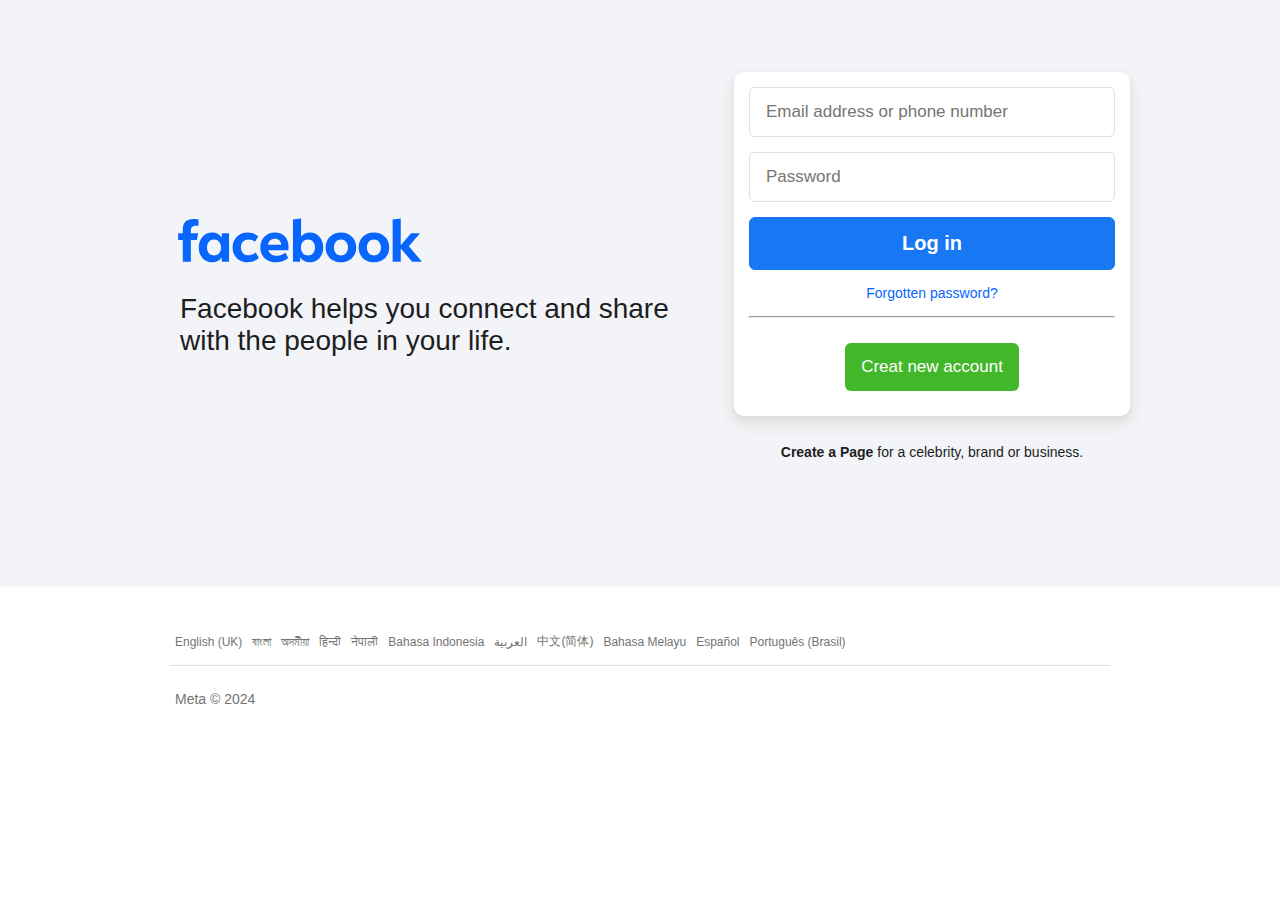
<file: FACEBOOK/index.html>
<!DOCTYPE html>
<html lang="en">
<head>
    <meta charset="UTF-8">
    <meta name="viewport" content="width=device-width, initial-scale=1.0">
    <title>Facebook - log in or sign up</title>
    <link rel="shortcut icon" href="./Image/faviconlogo.jpeg" type="image/x-icon">
    <link rel="stylesheet" href="index.css">
    <link rel="stylesheet" href="indexresponsive.css">
</head>

<body>
    <section id="body_area">
        <div id="content_area" class="container">
            <div class="left_side">
                <img src="./Image/logo.svg" alt="facebook logo">
                <h2>Facebook helps you connect and share with the people in your life.</h2>
            </div>
            <div class="form_area">
                <form action="">
                    <input type="mail" placeholder="Email address or phone number">
                    <input type="password" placeholder="Password">
                    <input type="button" value="Log in">
                    <a href="#">Forgotten password?</a>
                    <hr>
                    <button>Creat new account</button>
                </form>
                <p><a href="#">Create a Page</a> for a celebrity, brand or business.</p>
            </div>
        </div>
    </section>

    <footer id="footer_area">
        <div class="container">
            <ul>
                <li><a href="#">English (UK)</a></li>
                <li><a href="#">বাংলা</a></li>
                <li><a href="#">অসমীয়া</a></li>
                <li><a href="#">हिन्दी</a></li>
                <li><a href="#">नेपाली</a></li>
                <li><a href="#">Bahasa Indonesia</a></li>
                <li><a href="#">العربية</a></li>
                <li><a href="#">中文(简体)</a></li>
                <li><a href="#">Bahasa Melayu</a></li>
                <li><a href="#">Español</a></li>
                <li><a href="#">Português (Brasil)</a></li>
            </ul>    
        <p>Meta © 2024</p>
        </div>
    </footer>
    
</body>
</html>
</file>
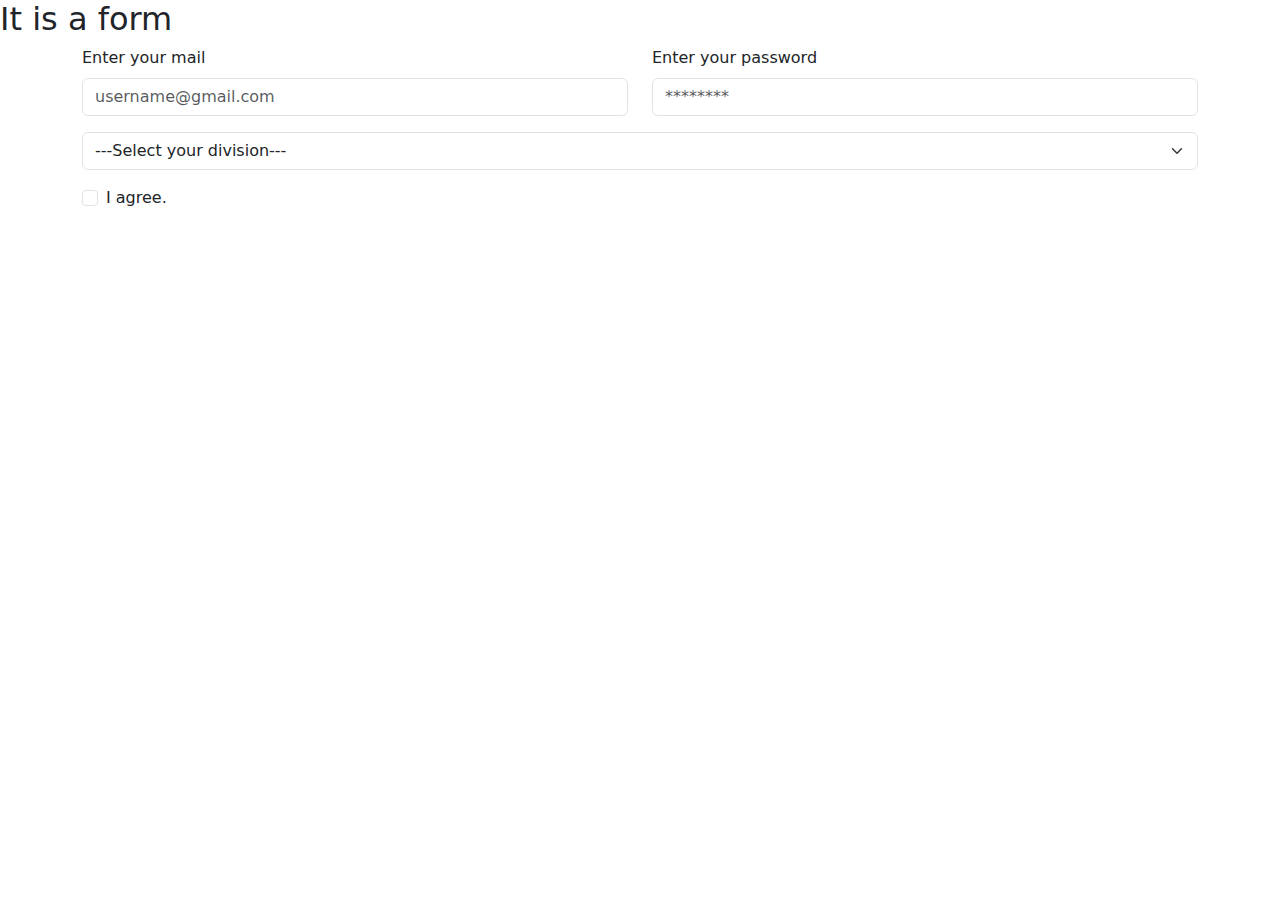
<file: Form.html>
<!DOCTYPE html>
<html lang="en">
<head>
    <meta charset="UTF-8">
    <meta name="viewport" content="width=device-width, initial-scale=1.0">
    <title>Form</title>
    <link href="https://cdn.jsdelivr.net/npm/bootstrap@5.3.3/dist/css/bootstrap.min.css" rel="stylesheet" integrity="sha384-QWTKZyjpPEjISv5WaRU9OFeRpok6YctnYmDr5pNlyT2bRjXh0JMhjY6hW+ALEwIH" crossorigin="anonymous">
  </head>
</head>
<body>
    <h2>It is a form</h2>
    <div class="container">
        <form>
            <div class="row">
                <div class="mb-3 col-md-6">
                    <label for="mail" class="form-label">Enter your mail</label> 
                    <input type="mail" id="mail" class="form-control" placeholder="username@gmail.com">
                </div>
    
                <div class="mb-3 col-md-6">
                    <label for="password" class="form-label">Enter your password</label> 
                    <input type="password" id="password" class="form-control" placeholder="********">
                </div>
            </div>
           

            <div class="mb-3">
                
                <select class="form-select">
                    <option>---Select your division---</option>
                    <option>Borishal</option>
                    <option>Chittagong</option>
                    <option>Dhaka</option>
                    <option>Khulna</option>
                    <option>Mymensingh</option>
                    <option>Rajshahi</option>
                    <option>Rangpur</option>
                    <option>Sylhet</option>
                </select>
            </div>

            <div class="mb-3 form-check">
                <label for="agree" class="form-check-label">I agree.</label>
                <input type="checkbox" id="agree" class="form-check-input">
            </div>
        </form>
    </div>


    <script src="https://cdn.jsdelivr.net/npm/bootstrap@5.3.3/dist/js/bootstrap.bundle.min.js" integrity="sha384-YvpcrYf0tY3lHB60NNkmXc5s9fDVZLESaAA55NDzOxhy9GkcIdslK1eN7N6jIeHz" crossorigin="anonymous"></script>
</body>
</html>
</file>
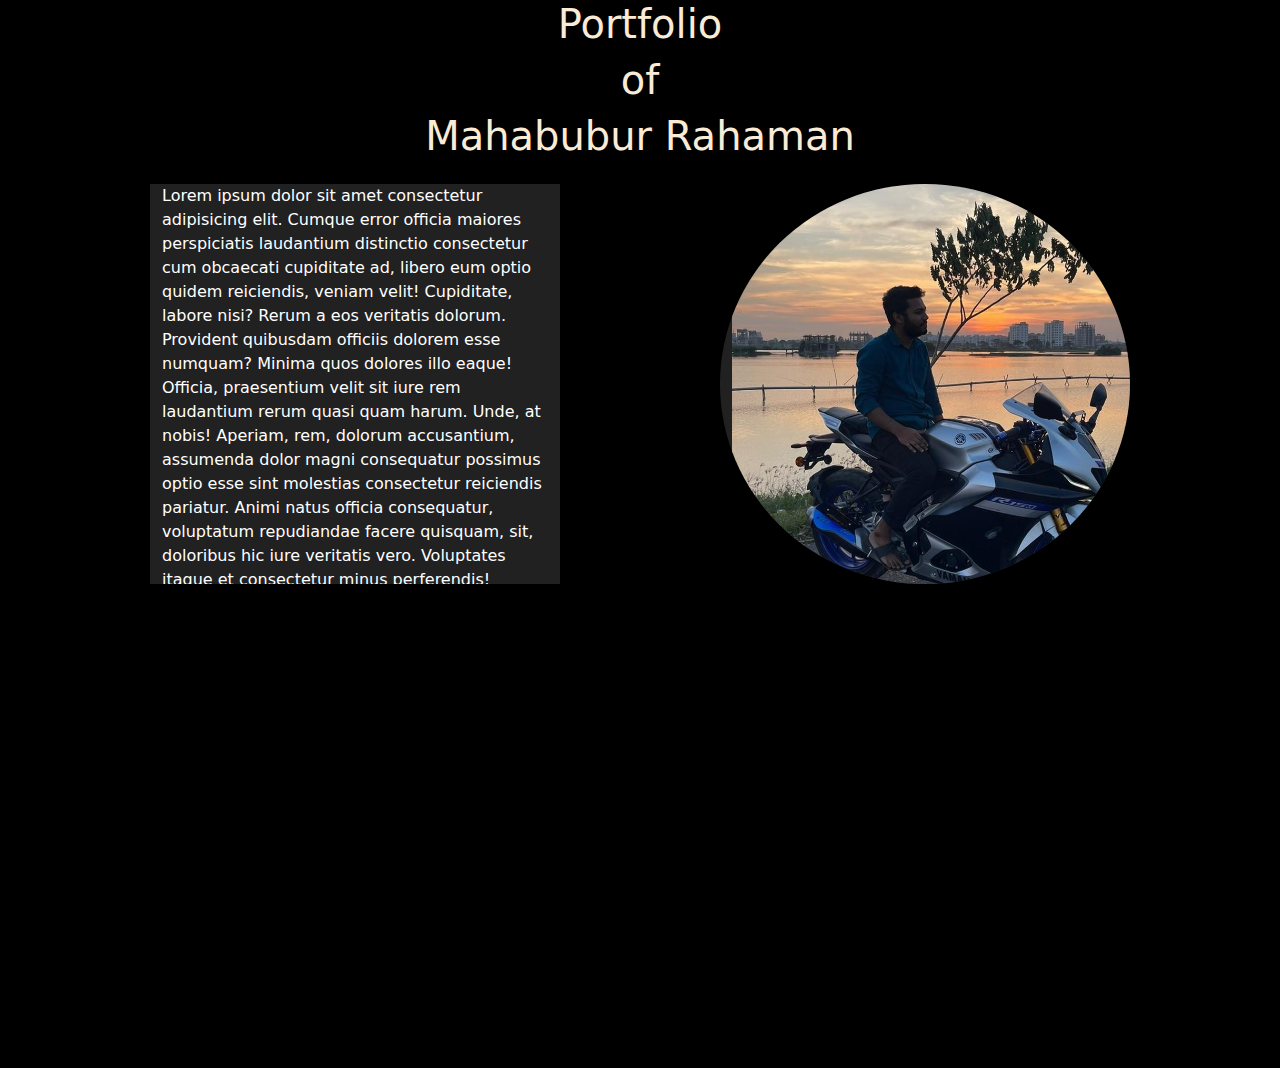
<file: Portfolio.html>
<!DOCTYPE html>
<html lang="en">
<head>
    <meta charset="UTF-8">
    <meta name="viewport" content="width=device-width, initial-scale=1.0">
    <title>Portfolio</title>
    <link href="https://cdn.jsdelivr.net/npm/bootstrap@5.3.3/dist/css/bootstrap.min.css" rel="stylesheet" integrity="sha384-QWTKZyjpPEjISv5WaRU9OFeRpok6YctnYmDr5pNlyT2bRjXh0JMhjY6hW+ALEwIH" crossorigin="anonymous">
    <link rel="stylesheet" href="portfoliostyle.css">
</head>
<body>
    <header class="header">
        <h1>Portfolio</h1>
        <h1>of</h1>
        <h1>Mahabubur Rahaman</h1>
    </header>

    <main class="main_contant">
        <div class="container">
            <div class="row">
                <div class="col box myself">
                    Lorem ipsum dolor sit amet consectetur adipisicing elit. Cumque error officia maiores perspiciatis laudantium distinctio consectetur cum obcaecati cupiditate ad, libero eum optio quidem reiciendis, veniam velit! Cupiditate, labore nisi?
                    Rerum a eos veritatis dolorum. Provident quibusdam officiis dolorem esse numquam? Minima quos dolores illo eaque! Officia, praesentium velit sit iure rem laudantium rerum quasi quam harum. Unde, at nobis!
                    Aperiam, rem, dolorum accusantium, assumenda dolor magni consequatur possimus optio esse sint molestias consectetur reiciendis pariatur. Animi natus officia consequatur, voluptatum repudiandae facere quisquam, sit, doloribus hic iure veritatis vero.
                    Voluptates itaque et consectetur minus perferendis! Doloremque reiciendis nesciunt, rem enim eligendi soluta ipsa quod, hic, atque temporibus quasi doloribus sunt. Dolores, mollitia aliquam nihil incidunt ipsam debitis assumenda id!
                    Repudiandae accusantium minus dolorum odio nihil necessitatibus praesentium dignissimos, nemo amet, facere at tempore ex eveniet libero ad? Deserunt quis voluptate eaque libero repellat, quibusdam eligendi. Cumque quidem commodi totam.
                    Quae ut cum tenetur error beatae dolorem magnam officiis ipsam, fugiat totam sint assumenda eveniet rerum voluptates possimus quod sequi ipsa iste dignissimos, perspiciatis voluptatem tempora commodi. A, praesentium odio!
                    Repellendus odit et minima eius minus nemo quos. Omnis est, esse quidem sapiente id repellendus? Qui rerum a eveniet accusamus sapiente quo nisi officiis! Deleniti cumque quas provident sunt quia.
                    Excepturi dignissimos molestias sunt odit. Culpa vitae possimus fugiat maiores, expedita laborum sunt consequuntur consectetur quia sequi atque numquam ad dolores repellat quaerat nostrum ipsum! Ipsum perspiciatis porro aliquid doloribus.
                    Voluptate amet culpa, in debitis exercitationem, ratione nihil quaerat, tempora illo numquam neque! Eaque corrupti enim beatae. Accusantium tempore debitis rerum quaerat iste iusto fugit doloremque nihil odit. Harum, maxime.
                    Delectus culpa consectetur nesciunt. Eum cum, ipsa dolore debitis repudiandae beatae sunt illum animi ea laudantium nemo suscipit quo ullam id molestiae quaerat nostrum quia non harum nisi aspernatur reprehenderit!
                </div>
                <div class="col box picture">
                    <img src="my pic.jpg" alt="My Picture">
                </div>
            </div>
        </div>
        
    </main>

    <footer></footer>

    <script src="https://cdn.jsdelivr.net/npm/@popperjs/core@2.11.8/dist/umd/popper.min.js" integrity="sha384-I7E8VVD/ismYTF4hNIPjVp/Zjvgyol6VFvRkX/vR+Vc4jQkC+hVqc2pM8ODewa9r" crossorigin="anonymous"></script>
<script src="https://cdn.jsdelivr.net/npm/bootstrap@5.3.3/dist/js/bootstrap.min.js" integrity="sha384-0pUGZvbkm6XF6gxjEnlmuGrJXVbNuzT9qBBavbLwCsOGabYfZo0T0to5eqruptLy" crossorigin="anonymous"></script>
</body>
</html>
</file>
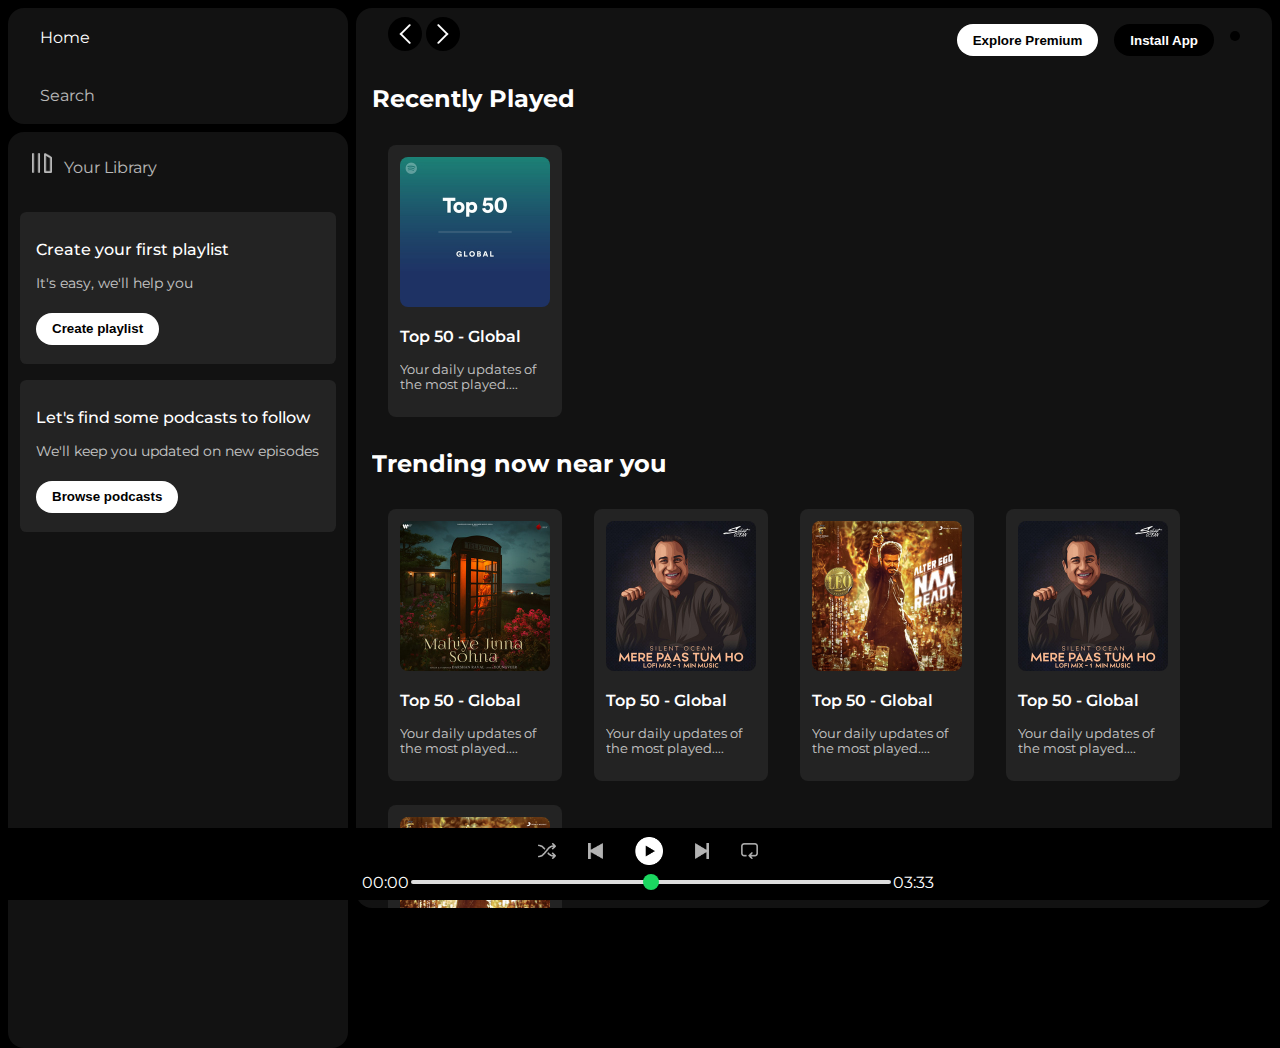
<file: spotify.html>
<!DOCTYPE html>
<html lang="en">
<head>
    <meta charset="UTF-8">
    <meta name="viewport" content="width=device-width, initial-scale=1.0">
    <link rel="stylesheet" href="https://cdnjs.cloudflare.com/ajax/libs/font-awesome/6.5.2/css/all.min.css" integrity="sha512-SnH5WK+bZxgPHs44uWIX+LLJAJ9/2PkPKZ5QiAj6Ta86w+fsb2TkcmfRyVX3pBnMFcV7oQPJkl9QevSCWr3W6A==" crossorigin="anonymous" referrerpolicy="no-referrer" />
    <link rel="icon" href="./Asset/logo.png">
    <title>Spotify - Web player: Music for everyone</title> 
    <link rel="stylesheet" href="spotystyle.css">
    <link rel="preconnect" href="https://fonts.googleapis.com">
    <link rel="preconnect" href="https://fonts.gstatic.com" crossorigin>
    <link href="https://fonts.googleapis.com/css2?family=Montserrat:wght@100..900&display=swap" rel="stylesheet">
</head>
<body>
    <div class="main">
        <div class="sidebar">
            <div class="nav">
                <div class="nav-option" style="opacity: 1;">
                    <i class="fa-solid fa-house"></i>
                    <a href="#" >Home</a>
                </div>
                <div class="nav-option">
                    <i class="fa-solid fa-magnifying-glass"></i>
                    <a href="#">Search</a>
                </div>
            </div>

            <div class="library">
                <div class="options">
                    <div class="lib-option nav-option">
                        <img src="./Asset/library_icon.png" alt="">
                        <a href="#">Your Library</a>
                    </div>

                    <div class="icons">
                        <i class="fa-solid fa-plus"></i>
                        <i class="fa-solid fa-arrow-right"></i>
                    </div>
                </div>

                <div class="boxes">
                    <div class="box">
                        <p class="box-p1">Create your first playlist</p>
                        <p class="box-p2">It's easy, we'll help you</p>
                        <button class="badge">Create playlist</button>
                    </div>

                    <div class="box">
                        <p class="box-p1">Let's find some podcasts to follow</p>
                        <p class="box-p2">We'll keep you updated on new episodes</p>
                        <button class="badge">Browse podcasts</button>
                    </div>
                </div>
            </div>
        </div>

        <div class="main-contant">
            <div class="sticky-nav">
                <div class="sticky-nav-icons">
                    <img src="./Asset/backward_icon.png" class="round">
                    <img src="./Asset/forward_icon.png" class="hide round">
                </div>

                <div class="sticky-nav-options">
                    <button class="badge nav-item hide">Explore Premium</button>
                    <button class="badge nav-item dark-badge"><i class="fa-regular fa-circle-down"></i> Install App</button>
                    <i class="fa-regular fa-user nav-item round" ></i>
                </div>
            </div>

            <h2>Recently Played</h2>
            <div class="cards-container">
                <div class="card">
                    <img src="Asset/card1img.jpeg" alt="Top 50 global" class="card-img">                        
                    <p class="card-title">Top 50 - Global</p>
                    <p class="card-info">Your daily updates of the most played....</p>
                </div>
            </div>

            <h2>Trending now near you</h2>
            <div class="cards-container">
                <div class="card">
                    <img src="Asset/card2img.jpeg" alt="Top 50 global" class="card-img">                        
                    <p class="card-title">Top 50 - Global</p>
                    <p class="card-info">Your daily updates of the most played....</p>
                </div>

                <div class="card">
                    <img src="Asset/card3img.jpeg" alt="Top 50 global" class="card-img">                        
                    <p class="card-title">Top 50 - Global</p>
                    <p class="card-info">Your daily updates of the most played....</p>
                </div>

                <div class="card">
                    <img src="Asset/card4img.jpeg" alt="Top 50 global" class="card-img">                        
                    <p class="card-title">Top 50 - Global</p>
                    <p class="card-info">Your daily updates of the most played....</p>
                </div>

                <div class="card">
                    <img src="Asset/card3img.jpeg" alt="Top 50 global" class="card-img">                        
                    <p class="card-title">Top 50 - Global</p>
                    <p class="card-info">Your daily updates of the most played....</p>
                </div>

                <div class="card">
                    <img src="Asset/card4img.jpeg" alt="Top 50 global" class="card-img">                        
                    <p class="card-title">Top 50 - Global</p>
                    <p class="card-info">Your daily updates of the most played....</p>
                </div>
            </div>

            <h2>Featured Charts</h2>
            <div class="cards-container">
                <div class="card">
                    <img src="Asset/card5img.jpeg" alt="Top 50 global" class="card-img">                        
                    <p class="card-title">Top 50 - Global</p>
                    <p class="card-info">Your daily updates of the most played....</p>
                </div>

                <div class="card">
                    <img src="Asset/card6img.jpeg" alt="Top 50 global" class="card-img">                        
                    <p class="card-title">Top 50 - Global</p>
                    <p class="card-info">Your daily updates of the most played....</p>
                </div>

                <div class="card">
                    <img src="Asset/card1img.jpeg" alt="Top 50 global" class="card-img">                        
                    <p class="card-title">Top 50 - Global</p>
                    <p class="card-info">Your daily updates of the most played....</p>
                </div>
            </div>

            <div class="footer">
                <div class="line"></div>
            </div>
        </div>

        <div class="music-player">
            <div class="album"></div>

            <div class="player">
                <div class="player-controls">
                    <img src="./Asset/player_icon1.png" class="player-control-icon">
                    <img src="./Asset/player_icon2.png" class="player-control-icon">
                    <img src="./Asset/player_icon3.png" class="player-control-icon icon3">
                    <img src="./Asset/player_icon4.png" class="player-control-icon">
                    <img src="./Asset/player_icon5.png" class="player-control-icon">
                </div>

                <div class="playback-bar">
                    <span class="curr-time">00:00</span>
                    <input type="range" min="0" max="100" class="progress-bar">
                    <span class="tot-time">03:33</span>
                </div>
            </div>

            <div class="controls"></div>
        </div>
    </div>
</body>
</html>
</file>
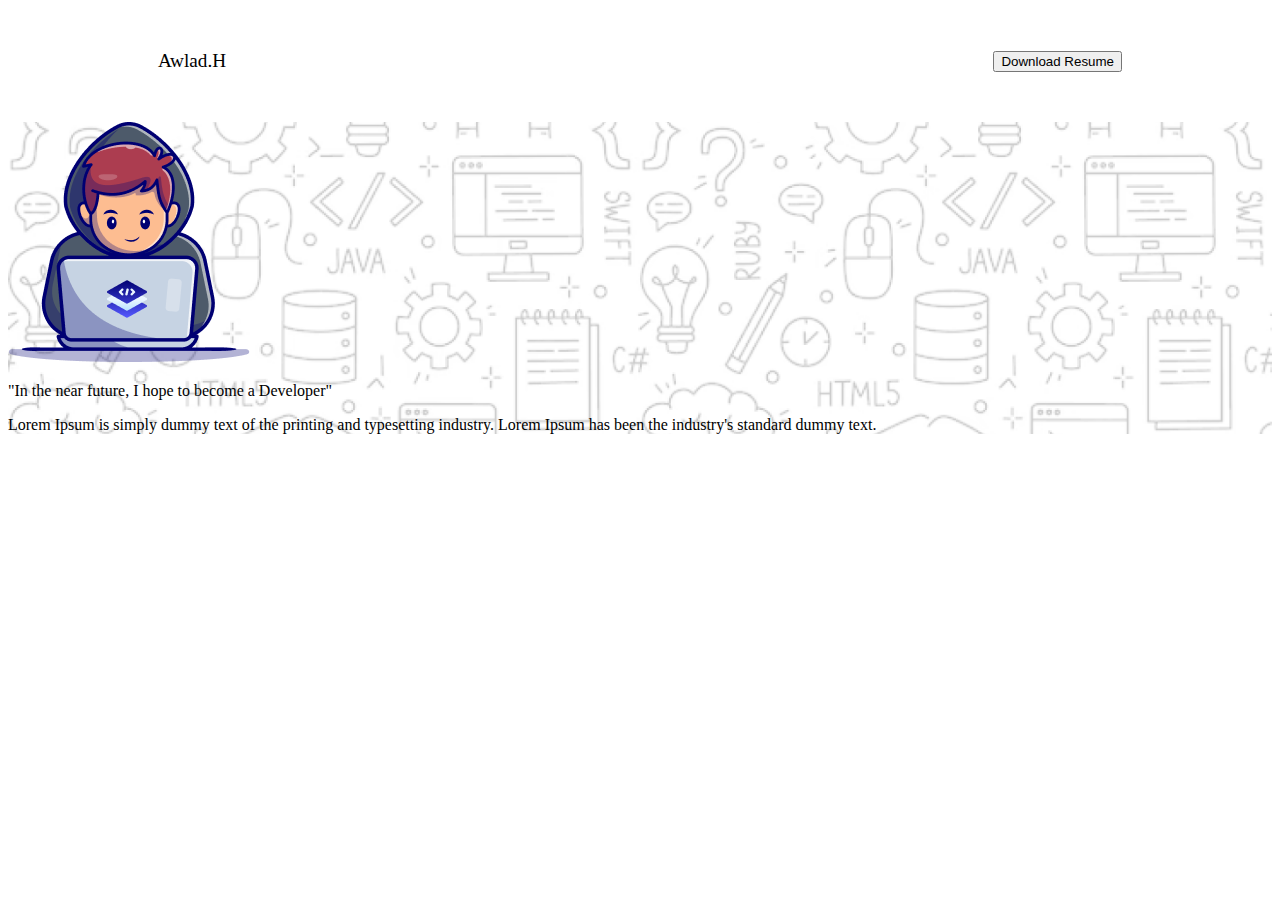
<file: Assignment 01/Assignment 01.html>
<!DOCTYPE html>
<html lang="en">
<head>
    <meta charset="UTF-8">
    <meta name="viewport" content="width=device-width, initial-scale=1.0">
    <title>Document</title>
    <link rel="preconnect" href="https://fonts.googleapis.com">
    <link rel="preconnect" href="https://fonts.gstatic.com" crossorigin>
    <link href="https://fonts.googleapis.com/css2?family=Azeret+Mono:wght@100..900&display=swap" rel="stylesheet">

    <link rel="stylesheet" href="assignmentstyle.css">
</head>
<body>
    <header>
        <nav class="nav">
            <span class="logo" >Awlad.H</span>
            <button class="d_resume">Download Resume</button>
        </nav>

        <div class="banner">
            <div class="ban_contant">
                <img src="./assets/banner-profile.png">
                <p class="para1">"In the near future, I hope to become a Developer"</p>
                <p class="para2">Lorem Ipsum is simply dummy text of the printing and typesetting industry. Lorem Ipsum has been the industry's standard dummy text.</p>
            </div>
        </div>
    </header>

    <main></main>

    <footer></footer>

</body>
</html>
</file>
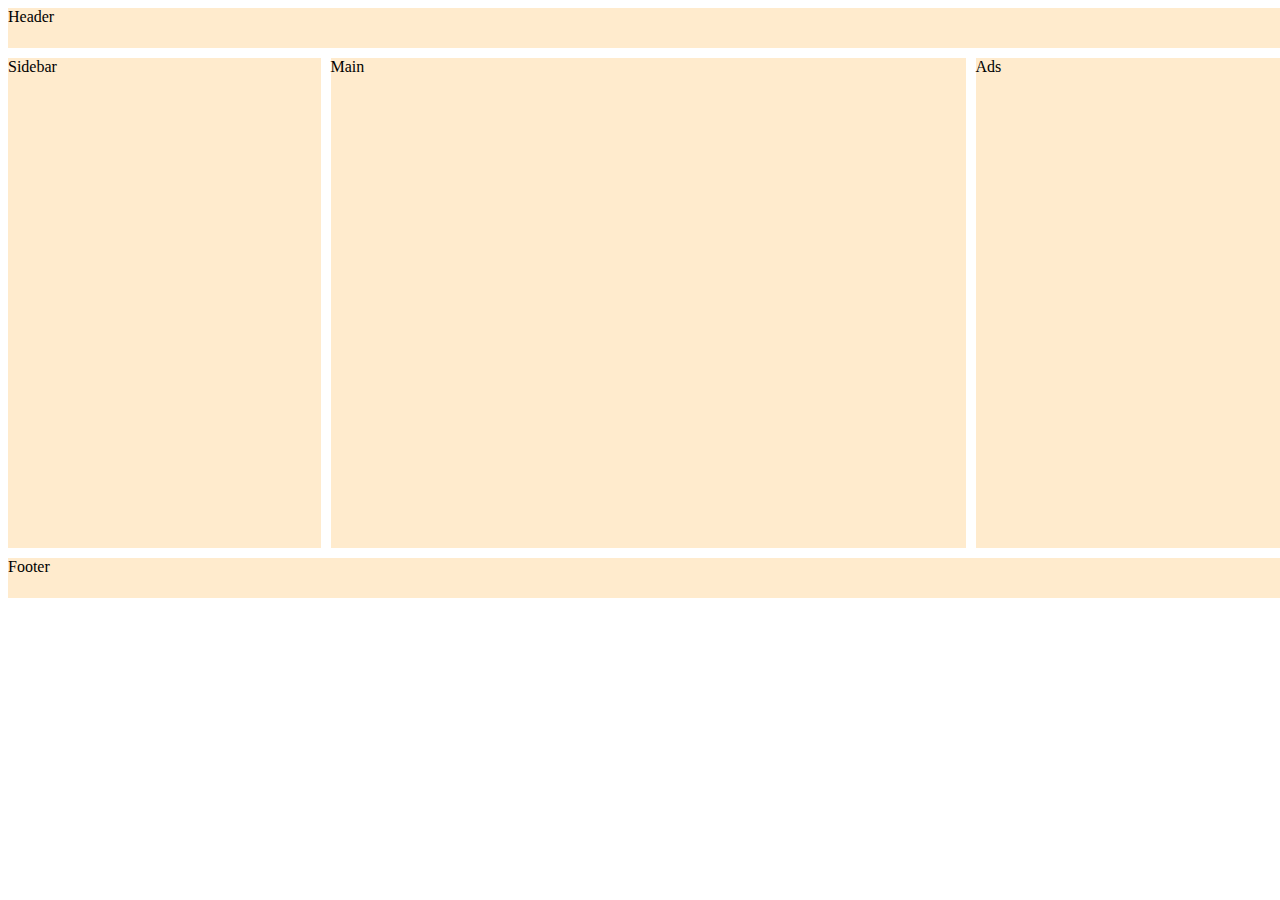
<file: grid/Q01.html>
<!DOCTYPE html>
<html lang="en">
<head>
    <meta charset="UTF-8">
    <meta name="viewport" content="width=device-width, initial-scale=1.0">
    <title>Document</title>
    <link rel="stylesheet" href="Q01style.css">

</head>
<body>
    <header>Header</header>
    <div id="sidebar">Sidebar</div>
    <nav id="navigation">Navigation</nav>
    <div id="ads">Ads</div>
    <main>Main</main>
    <footer>Footer</footer>
</body>
</html>
</file>
<file: FACEBOOK/index.css>
* {
    margin: 0;
    padding: 0;
    list-style: none;
    box-sizing: border-box;
}
body {
    font-family: Arial, Helvetica, sans-serif;
    font-size: 14px;
    color: #1c1e21;
}
img {
    width: 100%;
    height: auto;
}

/* Body Area Style */
#body_area {
    background-color: #f2f4f7;
}
.container {
    width: 980px;
    padding: 20px;
    margin: 0 auto;
}
#content_area {
    display: flex;
    justify-content: space-between;
    padding: 72px 0 112px;
    align-items: center;
}
.left_side {
    flex-basis: 540px;
}
.left_side img {
    width: 300px;
}
.left_side h2 {
    color: #1c1e21;
    font-size: 28px;
    font-weight: normal;
    padding-left: 30px;
}
.form_area {
    flex-basis: 396px;
    text-align: center;
}
.form_area form {
    background-color: #fff;
    box-shadow: 0 2px 4px #ddd, 0 8px 16px #ddd;
    padding: 15px;
    border-radius: 10px;
    text-align: center;
}
.form_area input {
    width: 100%;
    display: block;
    border: 1px solid #dddfe2;
    padding: 14px 16px;
    font-size: 17px;
    border-radius: 6px;
    margin-bottom: 15px;
}
.form_area input[type="button"] {
    background-color: #1877f2;
    border: 1px solid #1877f2;
    font-size: 20px;
    font-weight: bold;
    color: #fff;
    cursor: pointer;
}
.form_area a {
    color: #0866ff;
    font-size: 14px;
    font-weight: 500;
    text-decoration: none;
    margin-bottom: 15px;
    display: inline-block;
}
.form_area a:hover {
    text-decoration: underline;
}
.form_area button {
    background-color: #42b72a;
    border: 1px solid #42b72a;
    font-size: 17px;
    font-weight: 500;
    line-height: 48px;
    border: none;
    border-radius: 6px;
    padding: 0 16px;
    margin: 25px 0 10px;
    color: #fff;
    cursor: pointer;
}
.form_area p {
    color: #1c1e21;
    font-size: 14px;
    font-weight: normal;
    margin-top: 28px;
}
.form_area p a {
    font-weight: 600;
    color: #1c1e21;
}

/* Footer Area */
#footer_area {
    background-color: #fff;
    padding: 25px 0;
}
#footer_area ul {
    display: flex;
    flex-wrap: wrap;
    align-items: center;
    border-bottom: 0.15px solid #dddfe2;
    padding-bottom: 15px;
    margin-bottom: 25px;
}
#footer_area ul li {
    padding: 0 5px;
}
#footer_area ul li a {
    text-decoration: none;
    color: #737373;
    font-size: 12px;  
}

#footer_area ul li a:hover {
    text-decoration: underline;
}
#footer_area p {
    color: #737373;
    padding: 0 5px;
}
</file>
<file: FACEBOOK/indexresponsive.css>
@media screen and (max-width: 520px) {
    .container {
        width: 96%;
    }
    #content_area {
        flex-direction: column;
        padding: 25px 0;
        width: 70%;
    }
    .left_side {
        flex-basis: 100%;
        text-align: center;
    }
    .left_side h2 {
        font-size: 22px;
        padding-left: 0;
        margin-bottom: 30px;
    }
    .form_area {
        flex-basis: 100%;
        text-align: center;
        width: 100%;

    }

}
</file>
<file: portfoliostyle.css>
* {
    background-color: #000;
}

.header {
    display: flex;
    flex-direction: column;
    align-items: center;
    /* background-color: #000; */
    color: antiquewhite;
}

.main_contant {
    background-color: #000;
    height: 100vh;
}

.box {
    background-color: #212121;
    color: #fff;
    margin: 16px 80px;
    height: 400px;
    width: 400px;
}

.myself {
    overflow: auto;
}

.picture {
    overflow: hidden;
    border-radius: 50%;
}

.picture img {
    width: 500px;

}
</file>
<file: spotystyle.css>
body{
  font-family: "Montserrat", sans-serif;
  margin: 0;
  background-color: #000;
  color: #fff;
  overflow: hidden;
} 

.main{
  display: flex;
  height: 100vh;
  padding: .5rem;
}

.sidebar{
  background-color: #000;
  width: 340px;
  border-radius: 1rem;
  margin-right: 0.5rem;
}

.main-contant{
  background-color: #121212;
  flex: 1;
  border-radius: 1rem;
  overflow: auto;
  padding: 0 1rem;
}

.music-player{
  background-color: #000;
  position: fixed;
  bottom: 0px;
  width: 100%;
  height: 72px;
}

a{
  text-decoration: none;
  color: #fff;
}

.nav{
  background-color: #121212;
  border-radius: 1rem;
  display: flex;
  flex-direction: column;
  justify-content: center;
  height: 100px;
  padding: 0.5rem 0.75rem;
}

.nav-option{
  line-height: 2.5rem;
  opacity: 0.7;
  padding: 0.5rem 0.75rem;
}

.nav-option:hover{
  opacity: 1;
}

.nav-option i{
  font-size: 1.25rem;
}

.nav-option a{
  font-size: 1rem;
  margin-left: 0.5rem;
}

.library{
  background-color: #121212;
  border-radius: 1rem;
  height: 100%;
  margin-top: 0.5rem;
  padding: 0.5rem 0.75rem;
}

.options{
  display: flex;
  justify-content: space-between;
  align-items: center;

}

.lib-option img{
  height: 1.25rem;
  width: 1.25rem;
}

.icons{
  font-size: 1.25rem;
  display: flex;
}

.icons i {
  opacity: 0.7;
  margin-right: 1rem;
}

.icons i:hover {
  opacity: 1;
}

.box {
  background-color: #232323;
  height: 8rem;
  border-radius: 0.40rem;
  margin: 1rem 0;
  padding: 0.75rem 1rem;
}

.box-p1 {
  font-size: 1rem;
  font-weight: 500;
}

.box-p2 {
  font-size: 0.85rem;
  opacity: 0.75;
}

.badge {
  background-color: #fff;
  border: none;
  border-radius: 100px;
  font-weight: 700;
  padding: 0.25rem 1rem;
  margin-top: 0.5rem;
  height: 2rem;
  width: fit-content;
}

.dark-badge {
  background-color: #000;
  color: #fff;
}

.sticky-nav {
  position: sticky;
  top: 0;
  background-color: #121212;
  display: flex;
  justify-content: space-between;
  align-items: center;
  padding: 0.5rem 0rem;
  z-index: 10;
}

.sticky-nav-icons {
  margin-left: 1rem ;
}

.sticky-nav-options {
  display: flex;
  justify-content: center;
  align-items: center;

}

.nav-item {
  margin-right: 1rem;

}

@media (max-width: 900px) {
  .hide {
    display: none;
  }
}

.round {
  background-color: #000;
  padding: 5px 5px;
  border-radius: 50%;
}

.cards-container {
  display: flex;
  flex-wrap: wrap;
}

.card { 
  background-color: #232323;
  width: 150px;
  border-radius: 0.5rem;
  padding: 0.75rem;
  margin: 0.75rem 1rem;

}

.card-img {
  width: 100%;
  border-radius: 0.5rem;
}

.card-title {
  font-weight: 600;
}

.card-info {
  font-size: 0.80rem;
  opacity: 0.75;
}

.footer {
  height: 300px;
  display: flex;
  align-items: center;
  justify-content: center;

}

.line {
  height: 60%;
  width: 90%;
  border-top: 1px solid white;
  opacity: 0.4;
}

.music-player {
  display: flex;
  justify-content: space-between;
  align-items: center;
}

.album {
  width: 25%;
}

.player { 
  width: 50%;
}

.controls {
  width: 25%;
}

.player {
  
}

.player-controls {
  display: flex;
  justify-content: center;
  align-items: center;
}

.player-control-icon {  
  height: 1rem;
  margin: 0rem 1rem;
  opacity: 0.7;
}

.icon3 {
  height: 1.75rem;
  opacity: 1;
}

.player-control-icon:hover {
  opacity: 1;
}

.icon3:hover {
  /* height: 1.85rem; */
}

.playback-bar {
  display: flex;
  justify-content: center;
  align-items: center;
  margin-top: .5rem;
}

.progress-bar {
  width: 75%;
  appearance: none;
  cursor: pointer;
  background-color: transparent;
}

.progress-bar::-webkit-slider-runnable-track {
  background-color: #ddd;
  height: 0.2rem;
  border-radius: 100px;
}

.progress-bar::-webkit-slider-thumb {
  appearance: none;
  background-color: #1bd760;
  height: 1rem;
  width: 1rem;
  border-radius: 50%;
  margin-top: -6px;
}
</file>
<file: Assignment 01/assignmentstyle.css>
* {
    /* font-family: Azeret Mono; */
}

.nav {
    display: flex;
    align-items: center;
    justify-content: space-between;
    margin: 50px 150px;
}

.logo {
    font-size: larger;
}

.banner {
    background-image: url(./assets/Hero-bg.png);
    background-size: cover;
}
</file>
<file: grid/Q01style.css>
body {
    width: 100%;
    display: grid;
    grid-template-rows: repeat(12, 40px);
    grid-template-columns: repeat(12, 1fr);
    gap: 10px;
}

header {
    background-color: blanchedalmond;
    grid-column: 1/13;
}

#sidebar {
    background-color: blanchedalmond;
    grid-column: 1/4;
    grid-row: 2/12;
}

#navigation {
    background-color: blanchedalmond;
    grid-column: 4/10;
    grid-row: 2/3;
}

#ads {
    background-color: blanchedalmond;
    grid-column: 10/13;
    grid-row: 2/12;
}

main {
    background-color: blanchedalmond;
    grid-column: 4/10;
    grid-row: 2/12;
}

footer {
    background-color: blanchedalmond;
    grid-column: 1/13;
    grid-row: 12/13;
}
</file>
